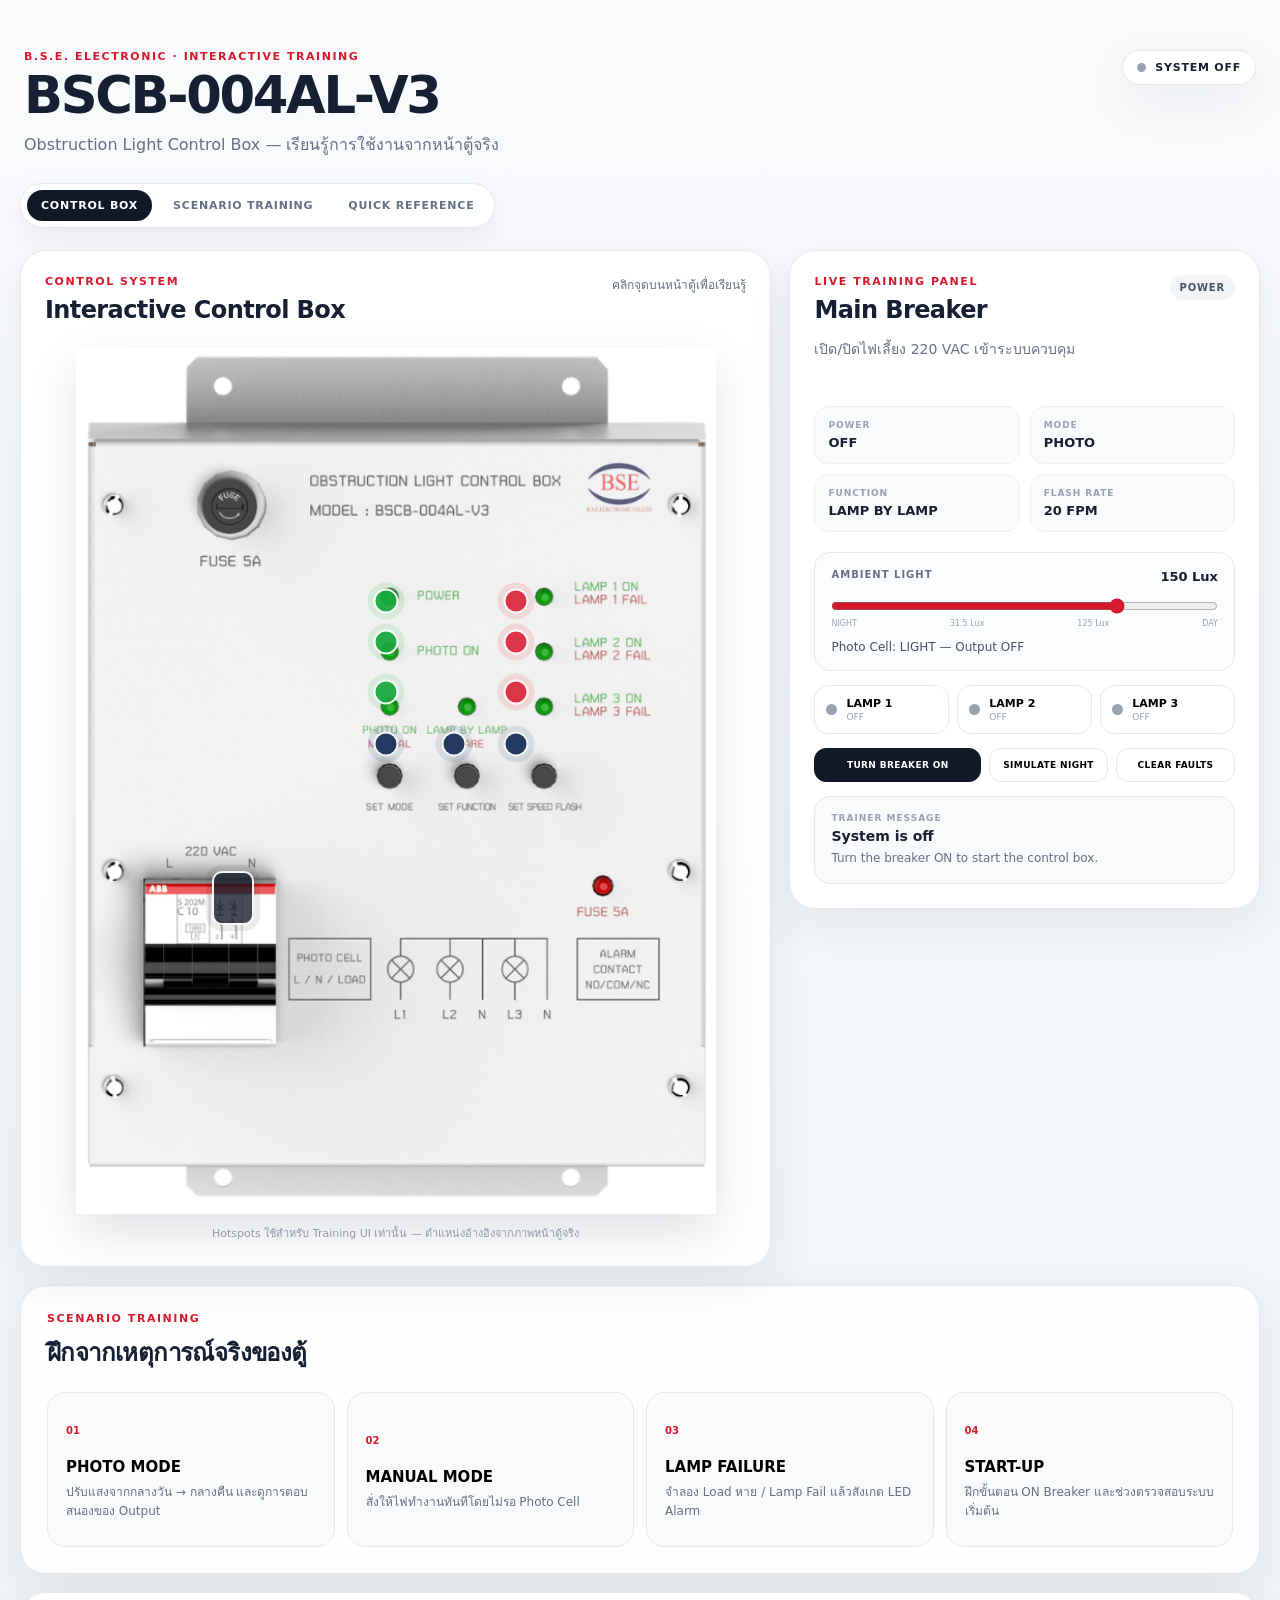
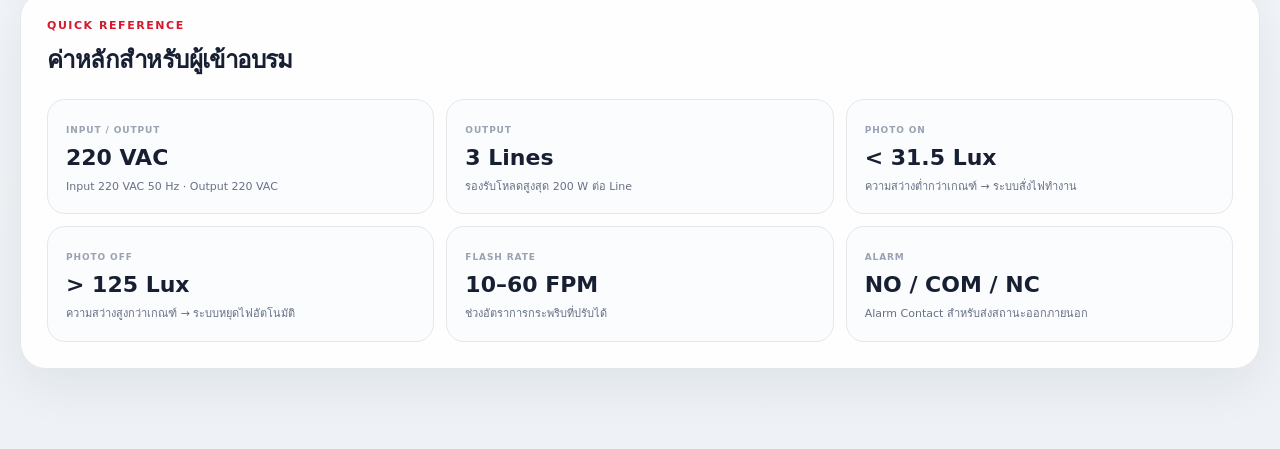
<file: index.html>
<!doctype html>
<html lang="th">
<head>
  <meta charset="utf-8" />
  <meta name="viewport" content="width=device-width, initial-scale=1" />
  <title>BSE Control Box Training — BSCB-004AL-V3</title>
  <link rel="stylesheet" href="style.css" />
</head>
<body>
  <main class="shell">
    <header class="hero">
      <div>
        <p class="eyebrow">B.S.E. ELECTRONIC · INTERACTIVE TRAINING</p> 
        <h1>BSCB-004AL-V3</h1>
        <p class="hero-copy">Obstruction Light Control Box — เรียนรู้การใช้งานจากหน้าตู้จริง</p>
      </div>
      <div id="systemBadge" class="system-badge offline"><span></span><b>SYSTEM OFF</b></div>
    </header>

    <nav class="tabs" aria-label="Training sections">
      <button class="tab active" data-scroll="cabinet">CONTROL BOX</button>
      <button class="tab" data-scroll="scenario">SCENARIO TRAINING</button>
      <button class="tab" data-scroll="reference">QUICK REFERENCE</button>
    </nav>

    <section id="cabinet" class="training-layout">
      <article class="cabinet-card">
        <div class="section-title-row">
          <div>
            <p class="eyebrow">CONTROL SYSTEM</p>
            <h2>Interactive Control Box</h2>
          </div>
          <span class="microcopy">คลิกจุดบนหน้าตู้เพื่อเรียนรู้</span>
        </div>

        <div class="cabinet-stage">

  <img src="assets/control-box.png" alt="BSCB-004AL-V3 Control Box">

  <!-- POWER -->
  <button
    class="hotspot led-green"
    style="left:48.5%; top:29.2%;"
    data-component="power">
  </button>

  <!-- PHOTO ON -->
  <button
    class="hotspot led-green"
    style="left:48.5%; top:34.0%;"
    data-component="photo-on">
  </button>

  <!-- PHOTO / MANUAL -->
  <button
    class="hotspot led-green"
    style="left:48.5%; top:39.7%;"
    data-component="mode-led">
  </button>


  <!-- LAMP 1 -->
  <button
    class="hotspot"
    style="left:68.8%; top:29.2%;"
    data-component="lamp1">
  </button>

  <!-- LAMP 2 -->
  <button
    class="hotspot"
    style="left:68.8%; top:34.0%;"
    data-component="lamp2">
  </button>

  <!-- LAMP 3 -->
  <button
    class="hotspot"
    style="left:68.8%; top:39.7%;"
    data-component="lamp3">
  </button>


  <!-- SET MODE -->
  <button
    class="hotspot control"
    style="left:48.5%; top:45.7%;"
    data-component="set-mode">
  </button>

  <!-- SET FUNCTION -->
  <button
    class="hotspot control"
    style="left:59.1%; top:45.7%;"
    data-component="set-function">
  </button>

  <!-- SET SPEED FLASH -->
  <button
    class="hotspot control"
    style="left:68.8%; top:45.7%;"
    data-component="set-speed">
  </button>


  <!-- BREAKER -->
  <button
    class="hotspot breaker"
    style="left:24.5%; top:63.5%;"
    data-component="breaker">
  </button>

</div>

        <div class="cabinet-caption">Hotspots ใช้สำหรับ Training UI เท่านั้น — ตำแหน่งอ้างอิงจากภาพหน้าตู้จริง</div>
      </article>

      <aside class="console-card">
        <div class="console-head">
          <div>
            <p class="eyebrow">LIVE TRAINING PANEL</p>
            <h2 id="componentTitle">Main Breaker</h2>
          </div>
          <span id="componentTag" class="tag">POWER</span>
        </div>

        <p id="componentDescription" class="component-description">เปิด/ปิดไฟเลี้ยง 220 VAC เข้าระบบควบคุม</p>

        <div class="status-grid">
          <div><span>POWER</span><strong id="powerState">OFF</strong></div>
          <div><span>MODE</span><strong id="modeState">PHOTO</strong></div>
          <div><span>FUNCTION</span><strong id="functionState">LAMP BY LAMP</strong></div>
          <div><span>FLASH RATE</span><strong id="flashState">20 FPM</strong></div>
        </div>

        <div class="control-block">
          <div class="control-label-row"><label for="luxSlider">AMBIENT LIGHT</label><strong id="luxValue">150 Lux</strong></div>
          <input id="luxSlider" type="range" min="0" max="200" value="150" step="1" />
          <div class="scale"><span>NIGHT</span><span>31.5 Lux</span><span>125 Lux</span><span>DAY</span></div>
          <p id="photoLogic" class="logic-note">Photo Cell: LIGHT — Output waiting for system power</p>
        </div>

        <div class="lamp-grid">
          <button class="lamp-channel" data-lamp="1"><span class="lamp-dot"></span><div><b>LAMP 1</b><small>Normal</small></div></button>
          <button class="lamp-channel" data-lamp="2"><span class="lamp-dot"></span><div><b>LAMP 2</b><small>Normal</small></div></button>
          <button class="lamp-channel" data-lamp="3"><span class="lamp-dot"></span><div><b>LAMP 3</b><small>Normal</small></div></button>
        </div>

        <div class="action-grid">
          <button id="breakerBtn" class="primary">TURN BREAKER ON</button>
          <button id="nightBtn">SIMULATE NIGHT</button>
          <button id="clearBtn">CLEAR FAULTS</button>
        </div>

        <div id="messageBox" class="message-box neutral">
          <span class="message-kicker">TRAINER MESSAGE</span>
          <strong id="messageTitle">System is off</strong>
          <p id="messageText">Turn the breaker ON to start the control box.</p>
        </div>
      </aside>
    </section>

    <section id="scenario" class="content-card">
      <div class="section-title-row">
        <div>
          <p class="eyebrow">SCENARIO TRAINING</p>
          <h2>ฝึกจากเหตุการณ์จริงของตู้</h2>
        </div>
      </div>

      <div class="scenario-grid">
        <button class="scenario-card" data-scenario="photo">
          <span>01</span><h3>PHOTO MODE</h3><p>ปรับแสงจากกลางวัน → กลางคืน และดูการตอบสนองของ Output</p>
        </button>
        <button class="scenario-card" data-scenario="manual">
          <span>02</span><h3>MANUAL MODE</h3><p>สั่งให้ไฟทำงานทันทีโดยไม่รอ Photo Cell</p>
        </button>
        <button class="scenario-card" data-scenario="failure">
          <span>03</span><h3>LAMP FAILURE</h3><p>จำลอง Load หาย / Lamp Fail แล้วสังเกต LED Alarm</p>
        </button>
        <button class="scenario-card" data-scenario="startup">
          <span>04</span><h3>START-UP</h3><p>ฝึกขั้นตอน ON Breaker และช่วงตรวจสอบระบบเริ่มต้น</p>
        </button>
      </div>
    </section>

    <section id="reference" class="content-card">
      <div class="section-title-row">
        <div><p class="eyebrow">QUICK REFERENCE</p><h2>ค่าหลักสำหรับผู้เข้าอบรม</h2></div>
      </div>
      <div class="reference-grid">
        <div><span>INPUT / OUTPUT</span><strong>220 VAC</strong><p>Input 220 VAC 50 Hz · Output 220 VAC</p></div>
        <div><span>OUTPUT</span><strong>3 Lines</strong><p>รองรับโหลดสูงสุด 200 W ต่อ Line</p></div>
        <div><span>PHOTO ON</span><strong>&lt; 31.5 Lux</strong><p>ความสว่างต่ำกว่าเกณฑ์ → ระบบสั่งไฟทำงาน</p></div>
        <div><span>PHOTO OFF</span><strong>&gt; 125 Lux</strong><p>ความสว่างสูงกว่าเกณฑ์ → ระบบหยุดไฟอัตโนมัติ</p></div>
        <div><span>FLASH RATE</span><strong>10–60 FPM</strong><p>ช่วงอัตราการกระพริบที่ปรับได้</p></div>
        <div><span>ALARM</span><strong>NO / COM / NC</strong><p>Alarm Contact สำหรับส่งสถานะออกภายนอก</p></div>
      </div>
    </section>
  </main>
  <script src="script.js"></script>
</body>
</html>
</file>
<file: style.css>
:root {
  --bg: #f4f6f8;
  --panel: #fff;
  --text: #172033;
  --muted: #667085;
  --line: #e4e7ec;

  --red: #d7192d;
  --green: #18a83f;
  --amber: #f59e0b;
  --navy: #263b63;

  --shadow: 0 16px 50px rgba(16, 24, 40, 0.07);
}


/* ========================================
   RESET / BASE
======================================== */

* {
  box-sizing: border-box;
}

html {
  scroll-behavior: smooth;
}

body {
  margin: 0;
  background: linear-gradient(
    180deg,
    #f8fafc 0%,
    #eef2f6 100%
  );

  font-family:
    Inter,
    ui-sans-serif,
    system-ui,
    -apple-system,
    "Segoe UI",
    sans-serif;

  color: var(--text);
}

button,
input {
  font: inherit;
}


/* ========================================
   MAIN SHELL
======================================== */

.shell {
  width: min(1440px, calc(100% - 40px));
  margin: auto;
  padding: 32px 0 80px;
}


/* ========================================
   HERO
======================================== */

.hero {
  display: flex;
  justify-content: space-between;
  align-items: flex-start;
  gap: 30px;

  padding: 18px 4px 26px;
}

.eyebrow {
  margin: 0 0 8px;

  color: var(--red);

  font-size: 11px;
  font-weight: 850;
  letter-spacing: 0.14em;
}

.hero h1 {
  margin: 0;

  font-size: clamp(34px, 4vw, 58px);
  line-height: 0.95;
  letter-spacing: -0.045em;
}

.hero-copy {
  margin: 12px 0 0;
  color: var(--muted);
}


/* ========================================
   SYSTEM BADGE
======================================== */

.system-badge {
  display: flex;
  align-items: center;
  gap: 9px;

  border: 1px solid var(--line);

  background: #fff;

  padding: 10px 14px;

  border-radius: 999px;

  font-size: 11px;
  letter-spacing: 0.07em;

  box-shadow: var(--shadow);
}

.system-badge span {
  width: 9px;
  height: 9px;

  border-radius: 50%;

  background: #98a2b3;
}

.system-badge.online span {
  background: var(--green);

  box-shadow:
    0 0 0 5px rgba(24, 168, 63, 0.1);
}


/* ========================================
   TABS
======================================== */

.tabs {
  position: sticky;
  top: 12px;
  z-index: 30;

  display: flex;
  gap: 7px;

  width: max-content;
  max-width: 100%;

  padding: 6px;
  margin-bottom: 22px;

  background: rgba(255, 255, 255, 0.88);

  backdrop-filter: blur(16px);

  border: 1px solid var(--line);
  border-radius: 999px;

  box-shadow:
    0 10px 30px rgba(16, 24, 40, 0.06);
}

.tab {
  border: 0;

  background: transparent;

  color: #667085;

  padding: 9px 14px;

  border-radius: 999px;

  font-size: 11px;
  font-weight: 850;
  letter-spacing: 0.07em;

  cursor: pointer;
}

.tab:hover,
.tab.active {
  background: #111827;
  color: #fff;
}


/* ========================================
   TRAINING LAYOUT
======================================== */

.training-layout {
  display: grid;

  grid-template-columns:
    minmax(0, 1.15fr)
    minmax(370px, 0.72fr);

  gap: 18px;

  align-items: start;
}


/* ========================================
   CARDS
======================================== */

.cabinet-card,
.console-card,
.content-card {
  background: rgba(255, 255, 255, 0.95);

  border: 1px solid var(--line);
  border-radius: 26px;

  box-shadow: var(--shadow);
}

.cabinet-card {
  padding: 24px;
}

.console-card {
  position: sticky;
  top: 82px;

  padding: 24px;
}

.content-card {
  padding: 26px;
  margin-top: 18px;
}


/* ========================================
   SECTION HEADINGS
======================================== */

.section-title-row,
.console-head,
.control-label-row {
  display: flex;
  justify-content: space-between;
  align-items: flex-start;
  gap: 16px;
}

.section-title-row h2,
.console-head h2 {
  margin: 0;

  font-size: 24px;
  letter-spacing: -0.025em;
}

.microcopy {
  font-size: 12px;
  color: var(--muted);
}


/* ========================================
   CABINET IMAGE
======================================== */

.cabinet-stage {
  position: relative;

  width: min(640px, 100%);

  margin: 24px auto 10px;
}

.cabinet-stage img {
  display: block;

  width: 100%;
  height: auto;

  filter:
    drop-shadow(
      0 18px 25px rgba(16, 24, 40, 0.12)
    );
}

.cabinet-caption {
  font-size: 11px;
  color: #98a2b3;
  text-align: center;
}


/* ========================================
   HOTSPOTS
======================================== */

.hotspot {
  position: absolute;

  width: 25px;
  height: 25px;

  transform: translate(-50%, -50%);

  border-radius: 50%;
  border: 2px solid rgba(255, 255, 255, 0.95);

  background: rgba(215, 25, 45, 0.87);

  box-shadow:
    0 0 0 6px rgba(215, 25, 45, 0.12);

  cursor: pointer;

  transition: 0.18s;
}

.hotspot:hover {
  transform:
    translate(-50%, -50%)
    scale(1.25);

  box-shadow:
    0 0 0 10px rgba(215, 25, 45, 0.15);
}


/* LED GREEN */

.hotspot.led-green {
  background: rgba(24, 168, 63, 0.95);

  box-shadow:
    0 0 0 6px rgba(24, 168, 63, 0.12);
}

.hotspot.led-green:hover {
  box-shadow:
    0 0 0 10px rgba(24, 168, 63, 0.18);
}


/* LED RED */

.hotspot.led-red {
  background: rgba(215, 25, 45, 0.95);

  box-shadow:
    0 0 0 6px rgba(215, 25, 45, 0.12);
}


/* CONTROL BUTTON */

.hotspot.control {
  background: #243a62;

  box-shadow:
    0 0 0 6px rgba(36, 58, 98, 0.12);
}


/* BREAKER */

.hotspot.breaker {
  width: 42px;
  height: 54px;

  border-radius: 10px;

  background: rgba(17, 24, 39, 0.78);

  box-shadow:
    0 0 0 6px rgba(17, 24, 39, 0.08);
}


/* ========================================
   TAG / DESCRIPTION
======================================== */

.tag {
  padding: 7px 10px;

  border-radius: 999px;

  background: #f2f4f7;
  color: #475467;

  font-size: 10px;
  font-weight: 850;
  letter-spacing: 0.08em;
}

.component-description {
  min-height: 48px;

  color: var(--muted);

  line-height: 1.6;
  font-size: 14px;
}


/* ========================================
   STATUS GRID
======================================== */

.status-grid {
  display: grid;
  grid-template-columns: 1fr 1fr;

  gap: 10px;

  margin: 20px 0;
}

.status-grid div {
  padding: 13px;

  border-radius: 14px;
  border: 1px solid #edf0f3;

  background: #f8fafc;
}

.status-grid span {
  display: block;

  color: #98a2b3;

  font-size: 9px;
  font-weight: 850;
  letter-spacing: 0.1em;
}

.status-grid strong {
  display: block;

  margin-top: 5px;

  font-size: 13px;
}


/* ========================================
   CONTROL BLOCK
======================================== */

.control-block {
  padding: 16px;

  border: 1px solid var(--line);
  border-radius: 16px;

  background: #fbfcfd;
}

.control-label-row label {
  font-size: 10px;
  font-weight: 850;
  letter-spacing: 0.1em;

  color: #667085;
}

.control-label-row strong {
  font-size: 13px;
}


/* ========================================
   RANGE SLIDER
======================================== */

input[type="range"] {
  width: 100%;

  accent-color: var(--red);

  margin: 14px 0 5px;
}

.scale {
  display: flex;
  justify-content: space-between;

  font-size: 8px;
  color: #98a2b3;
}

.logic-note {
  margin: 12px 0 0;

  font-size: 12px;
  color: #475467;
}


/* ========================================
   LAMP CHANNELS
======================================== */

.lamp-grid {
  display: grid;
  grid-template-columns: repeat(3, 1fr);

  gap: 8px;

  margin: 14px 0;
}

.lamp-channel {
  display: flex;
  align-items: center;
  gap: 9px;

  text-align: left;

  border: 1px solid var(--line);
  border-radius: 14px;

  background: #fff;

  padding: 11px;

  cursor: pointer;
}

.lamp-channel:hover {
  border-color: #fda4af;
}

.lamp-channel b,
.lamp-channel small {
  display: block;
}

.lamp-channel b {
  font-size: 11px;
}

.lamp-channel small {
  margin-top: 2px;

  font-size: 9px;
  color: #98a2b3;
}

.lamp-dot {
  width: 11px;
  height: 11px;

  flex: 0 0 auto;

  border-radius: 50%;

  background: #98a2b3;
}

.lamp-channel.on .lamp-dot {
  background: var(--green);

  box-shadow:
    0 0 0 4px rgba(24, 168, 63, 0.1);
}

.lamp-channel.failed .lamp-dot {
  background: var(--red);

  box-shadow:
    0 0 0 4px rgba(215, 25, 45, 0.1);
}


/* ========================================
   ACTION BUTTONS
======================================== */

.action-grid {
  display: grid;

  grid-template-columns:
    1.4fr
    1fr
    1fr;

  gap: 8px;
}

.action-grid button {
  border: 1px solid var(--line);
  border-radius: 12px;

  background: #fff;

  padding: 11px 8px;

  font-size: 9px;
  font-weight: 850;
  letter-spacing: 0.04em;

  cursor: pointer;
}

.action-grid .primary {
  background: #111827;
  color: #fff;

  border-color: #111827;
}


/* ========================================
   MESSAGE BOX
======================================== */

.message-box {
  margin-top: 14px;

  padding: 16px;

  border-radius: 16px;
  border: 1px solid var(--line);

  background: #f8fafc;
}

.message-box.warning {
  background: #fff7ed;
  border-color: #fed7aa;
}

.message-box.alarm {
  background: #fff1f2;
  border-color: #fecdd3;
}

.message-kicker {
  display: block;

  font-size: 9px;
  font-weight: 850;
  letter-spacing: 0.11em;

  color: #98a2b3;
}

.message-box strong {
  display: block;

  margin: 5px 0;

  font-size: 14px;
}

.message-box p {
  margin: 0;

  font-size: 12px;
  line-height: 1.55;

  color: #667085;
}


/* ========================================
   SCENARIO TRAINING
======================================== */

.scenario-grid {
  display: grid;
  grid-template-columns: repeat(4, 1fr);

  gap: 12px;

  margin-top: 20px;
}

.scenario-card {
  min-height: 155px;

  padding: 18px;

  text-align: left;

  border: 1px solid var(--line);
  border-radius: 18px;

  background: #f9fafb;

  cursor: pointer;
}

.scenario-card:hover {
  border-color: #d7192d;

  background: #fff7f8;

  transform: translateY(-2px);
}

.scenario-card span {
  font-size: 10px;
  font-weight: 850;

  color: var(--red);
}

.scenario-card h3 {
  margin: 20px 0 7px;

  font-size: 15px;
}

.scenario-card p {
  margin: 0;

  color: #667085;

  font-size: 12px;
  line-height: 1.55;
}


/* ========================================
   QUICK REFERENCE
======================================== */

.reference-grid {
  display: grid;
  grid-template-columns: repeat(3, 1fr);

  gap: 12px;

  margin-top: 20px;
}

.reference-grid div {
  padding: 18px;

  border: 1px solid var(--line);
  border-radius: 18px;

  background: #fbfcfd;
}

.reference-grid span {
  font-size: 9px;
  font-weight: 850;
  letter-spacing: 0.1em;

  color: #98a2b3;
}

.reference-grid strong {
  display: block;

  margin: 8px 0;

  font-size: 22px;
}

.reference-grid p {
  margin: 0;

  color: #667085;

  font-size: 11px;
  line-height: 1.55;
}


/* ========================================
   BOOT OVERLAY
======================================== */

.boot-overlay {
  position: fixed;
  inset: 0;
  z-index: 100;

  display: grid;
  place-items: center;

  background: rgba(10, 17, 29, 0.82);

  backdrop-filter: blur(10px);

  color: #fff;
}

.boot-card {
  width: min(460px, calc(100% - 40px));

  padding: 28px;

  border: 1px solid rgba(255, 255, 255, 0.15);
  border-radius: 24px;

  background: #111827;

  box-shadow:
    0 25px 80px rgba(0, 0, 0, 0.35);
}

.boot-card h2 {
  margin: 8px 0;
}

.boot-card p {
  color: #98a2b3;
}

.boot-bar {
  height: 8px;

  margin-top: 18px;

  border-radius: 999px;

  background: #263244;

  overflow: hidden;
}

.boot-progress {
  width: 0;
  height: 100%;

  background: #22c55e;

  transition: width 1s linear;
}

.boot-time {
  margin-top: 7px;

  text-align: right;

  font-size: 11px;

  color: #98a2b3;
}


/* ========================================
   TABLET
======================================== */

@media (max-width: 1050px) {

  .training-layout {
    grid-template-columns: 1fr;
  }

  .console-card {
    position: static;
  }

  .scenario-grid {
    grid-template-columns: 1fr 1fr;
  }

}


/* ========================================
   MOBILE
======================================== */

@media (max-width: 650px) {

  .shell {
    width: min(100% - 20px, 1440px);
    padding-top: 16px;
  }

  .hero {
    display: block;
  }

  .system-badge {
    width: max-content;
    margin-top: 18px;
  }

  .tabs {
    width: 100%;

    overflow: auto;

    border-radius: 18px;
  }

  .cabinet-card,
  .console-card,
  .content-card {
    padding: 17px;
    border-radius: 20px;
  }

  .status-grid {
    grid-template-columns: 1fr 1fr;
  }

  .reference-grid {
    grid-template-columns: 1fr;
  }

  .scenario-grid {
    grid-template-columns: 1fr;
  }

  .lamp-grid {
    grid-template-columns: 1fr;
  }

  .action-grid {
    grid-template-columns: 1fr;
  }

  .hotspot {
    width: 20px;
    height: 20px;
  }

  .hotspot.breaker {
    width: 30px;
    height: 42px;
  }

}
</file>
